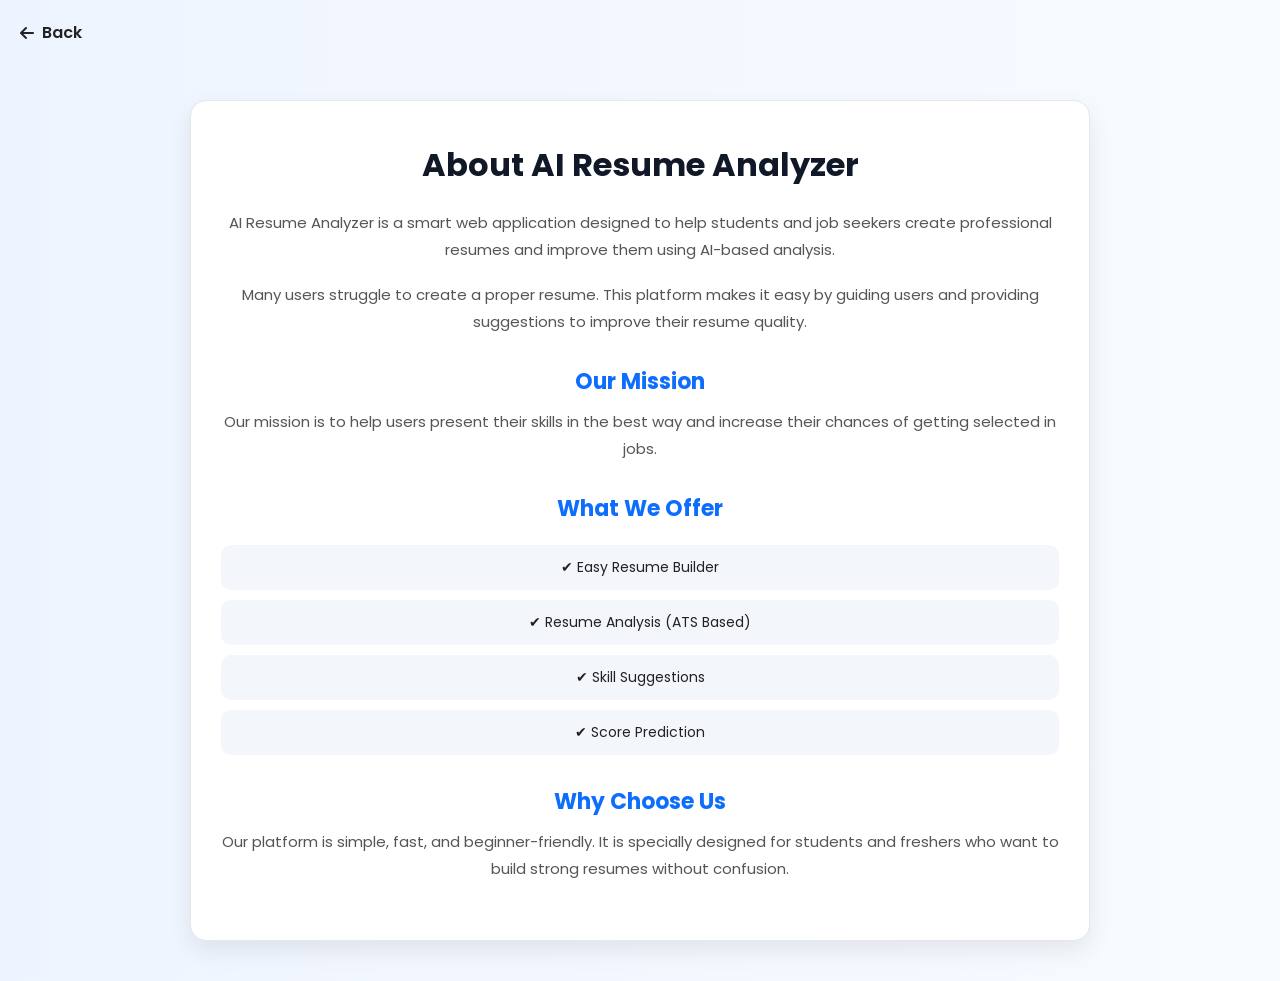
<file: HTML/about.html>
<!DOCTYPE html>
<html lang="en">
<head>
  <meta charset="UTF-8">
  <meta name="viewport" content="width=device-width, initial-scale=1.0">
  <title>About Us | AI Resume Analyzer</title>

  <link rel="preconnect" href="https://fonts.googleapis.com">
  <link href="https://fonts.googleapis.com/css2?family=Poppins:wght@300;400;500;600;700&display=swap" rel="stylesheet">

  <link rel="stylesheet"
  href="https://cdnjs.cloudflare.com/ajax/libs/font-awesome/6.5.0/css/all.min.css">

  <style>
    *{
      margin:0;
      padding:0;
      box-sizing:border-box;
      font-family:"Poppins", sans-serif;
    }

    body{
      background: linear-gradient(to right, #eef4ff, #f8fbff);
      color:#222;
    }

    .back-btn{
      position:absolute;
      top:20px;
      left:20px;
      display:flex;
      align-items:center;
      gap:8px;
      cursor:pointer;
      font-size:16px;
      font-weight:600;
      color:#222;
      text-decoration:none;
      transition:0.3s;
    }

    .back-btn:hover{
      color:#0d6efd;
    }

    .container{
      max-width:900px;
      margin:100px auto 40px;
      background:#fff;
      padding:40px 30px;
      border-radius:16px;
      box-shadow:0 10px 25px rgba(0,0,0,0.08);
      border:1px solid #e5e7eb;
    }

    h1{
      text-align:center;
      margin-bottom:20px;
      font-size:32px;
      color:#111827;
    }

    p{
      font-size:15px;
      color:#555;
      line-height:1.8;
      margin-bottom:18px;
      text-align:center;
    }

    .section{
      margin-top:30px;
    }

    .section h2{
      font-size:22px;
      margin-bottom:10px;
      color:#0d6efd;
      text-align:center;
    }

    .features{
      margin-top:20px;
    }

    .feature{
      background:#f3f6fb;
      padding:12px;
      border-radius:10px;
      margin-bottom:10px;
      font-size:14px;
      text-align:center;
    }

    @media(max-width:480px){
      .container{
        margin-top:80px;
        padding:25px 18px;
      }

      h1{
        font-size:26px;
      }

      .back-btn{
        font-size:14px;
      }
    }
  </style>
</head>

<body>

  <a href="/" class="back-btn">
    <i class="fa-solid fa-arrow-left"></i>
    <span>Back</span>
  </a>

  <div class="container">

    <h1>About AI Resume Analyzer</h1>

    <p>
      AI Resume Analyzer is a smart web application designed to help students and job seekers
      create professional resumes and improve them using AI-based analysis.
    </p>

    <p>
      Many users struggle to create a proper resume. This platform makes it easy
      by guiding users and providing suggestions to improve their resume quality.
    </p>

    <div class="section">
      <h2>Our Mission</h2>

      <p>
        Our mission is to help users present their skills in the best way
        and increase their chances of getting selected in jobs.
      </p>
    </div>

    <div class="section">
      <h2>What We Offer</h2>

      <div class="features">
        <div class="feature">✔ Easy Resume Builder</div>
        <div class="feature">✔ Resume Analysis (ATS Based)</div>
        <div class="feature">✔ Skill Suggestions</div>
        <div class="feature">✔ Score Prediction</div>
      </div>
    </div>

    <div class="section">
      <h2>Why Choose Us</h2>

      <p>
        Our platform is simple, fast, and beginner-friendly. It is specially
        designed for students and freshers who want to build strong resumes
        without confusion.
      </p>
    </div>

  </div>

</body>
</html>
</file>
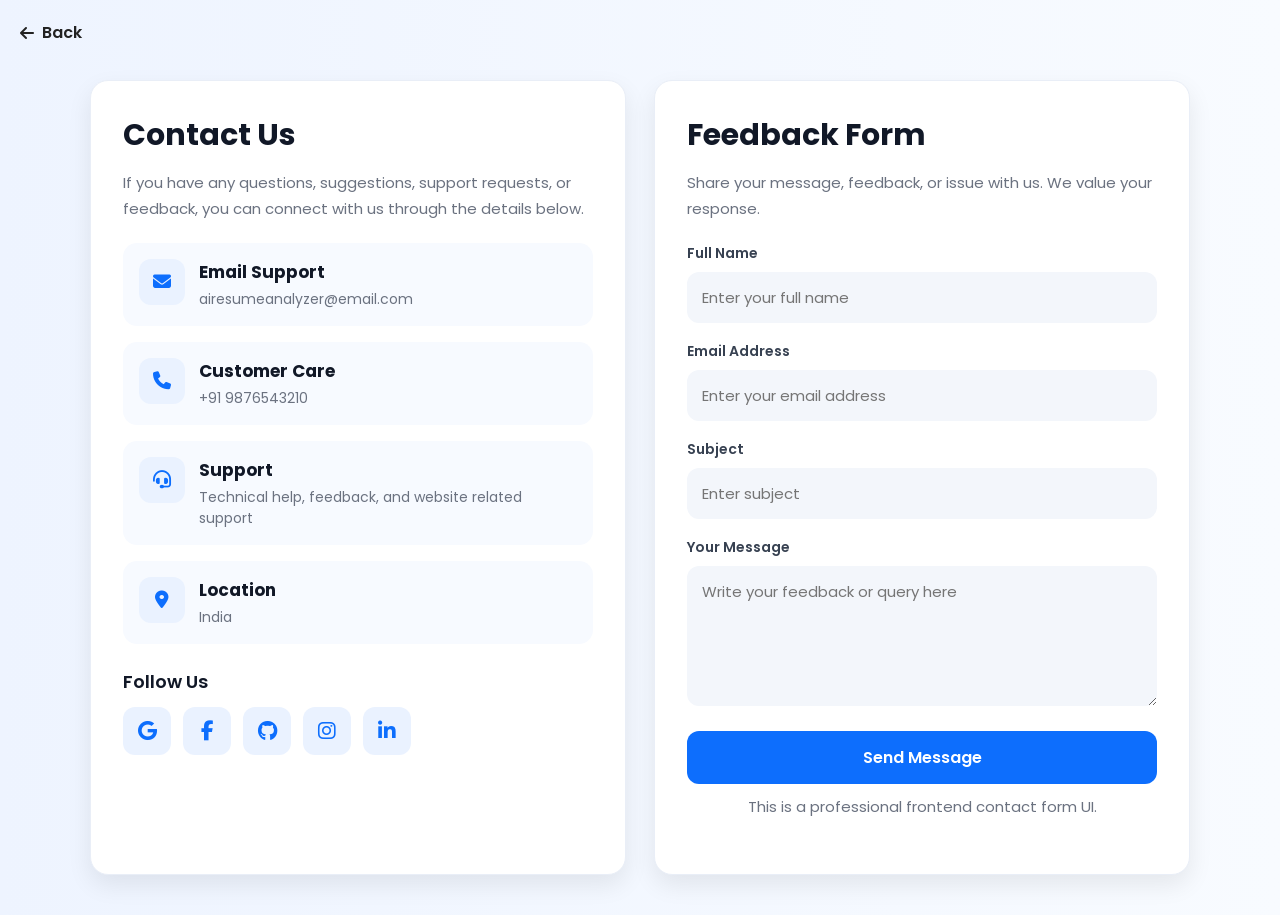
<file: HTML/contact.html>
<!DOCTYPE html>
<html lang="en">
<head>
  <meta charset="UTF-8" />
  <meta name="viewport" content="width=device-width, initial-scale=1.0" />
  <title>Contact Us | AI Resume Analyzer</title>

  <link rel="preconnect" href="https://fonts.googleapis.com">
  <link rel="preconnect" href="https://fonts.gstatic.com" crossorigin>
  <link href="https://fonts.googleapis.com/css2?family=Poppins:wght@300;400;500;600;700&display=swap" rel="stylesheet">
  <link rel="stylesheet" href="https://cdnjs.cloudflare.com/ajax/libs/font-awesome/6.5.0/css/all.min.css">

  <style>
    *{
      margin:0;
      padding:0;
      box-sizing:border-box;
      font-family:"Poppins", sans-serif;
    }

    body{
      background: linear-gradient(to right, #eef4ff, #f8fbff);
      color:#222;
    }

    .back-btn{
      position:absolute;
      top:20px;
      left:20px;
      display:flex;
      align-items:center;
      gap:8px;
      cursor:pointer;
      color:#222;
      font-size:16px;
      font-weight:600;
      text-decoration:none;
      transition:0.3s;
    }

    .back-btn:hover{
      color:#0d6efd;
    }

    .page-wrapper{
      min-height:100vh;
      display:flex;
      justify-content:center;
      align-items:center;
      padding:80px 20px 40px;
    }

    .contact-container{
      width:100%;
      max-width:1100px;
      display:grid;
      grid-template-columns:1fr 1fr;
      gap:28px;
    }

    .contact-info,
    .contact-form-box{
      background:#fff;
      border-radius:18px;
      padding:32px;
      box-shadow:0 10px 25px rgba(0,0,0,0.08);
      border:1px solid #e9eef7;
    }

    .contact-info h1,
    .contact-form-box h2{
      font-size:30px;
      margin-bottom:12px;
      color:#111827;
    }

    .contact-info p,
    .contact-form-box p{
      color:#6b7280;
      font-size:15px;
      margin-bottom:22px;
      line-height:1.7;
    }

    .info-card{
      display:flex;
      align-items:flex-start;
      gap:14px;
      background:#f7faff;
      border-radius:14px;
      padding:16px;
      margin-bottom:16px;
    }

    .info-card i{
      width:46px;
      height:46px;
      border-radius:12px;
      display:flex;
      align-items:center;
      justify-content:center;
      background:#eaf2ff;
      color:#0d6efd;
      font-size:18px;
      flex-shrink:0;
    }

    .info-card h3{
      font-size:17px;
      margin-bottom:4px;
      color:#111827;
    }

    .info-card span{
      font-size:14px;
      color:#6b7280;
      display:block;
    }

    .social-title{
      margin:24px 0 12px;
      font-size:18px;
      font-weight:600;
      color:#111827;
    }

    .social-icons{
      display:flex;
      flex-wrap:wrap;
      gap:12px;
    }

    .social-icons a{
      width:48px;
      height:48px;
      display:flex;
      align-items:center;
      justify-content:center;
      border-radius:12px;
      text-decoration:none;
      background:#eaf2ff;
      color:#0d6efd;
      font-size:20px;
      transition:0.3s;
    }

    .social-icons a:hover{
      background:#0d6efd;
      color:#fff;
      transform:translateY(-3px);
    }

    .form-group{
      margin-bottom:18px;
    }

    .form-group label{
      display:block;
      font-size:14px;
      font-weight:600;
      margin-bottom:8px;
      color:#374151;
    }

    .form-group input,
    .form-group textarea{
      width:100%;
      border:none;
      outline:none;
      background:#f3f6fb;
      border-radius:12px;
      padding:14px 15px;
      font-size:15px;
      color:#222;
    }

    .form-group textarea{
      min-height:140px;
      resize:vertical;
    }

    .submit-btn{
      width:100%;
      border:none;
      border-radius:12px;
      background:#0d6efd;
      color:#fff;
      font-size:16px;
      font-weight:600;
      padding:14px;
      cursor:pointer;
      transition:0.3s;
    }

    .submit-btn:hover{
      background:#0b5ed7;
    }

    .form-note{
      margin-top:10px;
      font-size:13px;
      color:#6b7280;
      text-align:center;
    }

    @media(max-width:900px){
      .contact-container{
        grid-template-columns:1fr;
      }
    }

    @media(max-width:480px){
      .back-btn{
        top:14px;
        left:14px;
        font-size:14px;
      }

      .contact-info,
      .contact-form-box{
        padding:22px 16px;
      }

      .contact-info h1,
      .contact-form-box h2{
        font-size:25px;
      }
    }
  </style>
</head>
<body>

  <a href="/" class="back-btn">
    <i class="fa-solid fa-arrow-left"></i>
    <span>Back</span>
  </a>

  <div class="page-wrapper">
    <div class="contact-container">

      <div class="contact-info">
        <h1>Contact Us</h1>
        <p>
          If you have any questions, suggestions, support requests, or feedback,
          you can connect with us through the details below.
        </p>

        <div class="info-card">
          <i class="fa-solid fa-envelope"></i>
          <div>
            <h3>Email Support</h3>
            <span>airesumeanalyzer@email.com</span>
          </div>
        </div>

        <div class="info-card">
          <i class="fa-solid fa-phone"></i>
          <div>
            <h3>Customer Care</h3>
            <span>+91 9876543210</span>
          </div>
        </div>

        <div class="info-card">
          <i class="fa-solid fa-headset"></i>
          <div>
            <h3>Support</h3>
            <span>Technical help, feedback, and website related support</span>
          </div>
        </div>

        <div class="info-card">
          <i class="fa-solid fa-location-dot"></i>
          <div>
            <h3>Location</h3>
            <span>India</span>
          </div>
        </div>

        <div class="social-title">Follow Us</div>

        <div class="social-icons">
          <a href="#" title="Google"><i class="fa-brands fa-google"></i></a>
          <a href="#" title="Facebook"><i class="fa-brands fa-facebook-f"></i></a>
          <a href="#" title="GitHub"><i class="fa-brands fa-github"></i></a>
          <a href="#" title="Instagram"><i class="fa-brands fa-instagram"></i></a>
          <a href="#" title="LinkedIn"><i class="fa-brands fa-linkedin-in"></i></a>
        </div>
      </div>

      <div class="contact-form-box">
        <h2>Feedback Form</h2>
        <p>
          Share your message, feedback, or issue with us. We value your response.
        </p>

        <form>
          <div class="form-group">
            <label for="name">Full Name</label>
            <input type="text" id="name" placeholder="Enter your full name" required>
          </div>

          <div class="form-group">
            <label for="email">Email Address</label>
            <input type="email" id="email" placeholder="Enter your email address" required>
          </div>

          <div class="form-group">
            <label for="subject">Subject</label>
            <input type="text" id="subject" placeholder="Enter subject">
          </div>

          <div class="form-group">
            <label for="message">Your Message</label>
            <textarea id="message" placeholder="Write your feedback or query here" required></textarea>
          </div>

          <button type="submit" class="submit-btn">Send Message</button>
          <p class="form-note">This is a professional frontend contact form UI.</p>
        </form>
      </div>

    </div>
  </div>

</body>
</html>
</file>
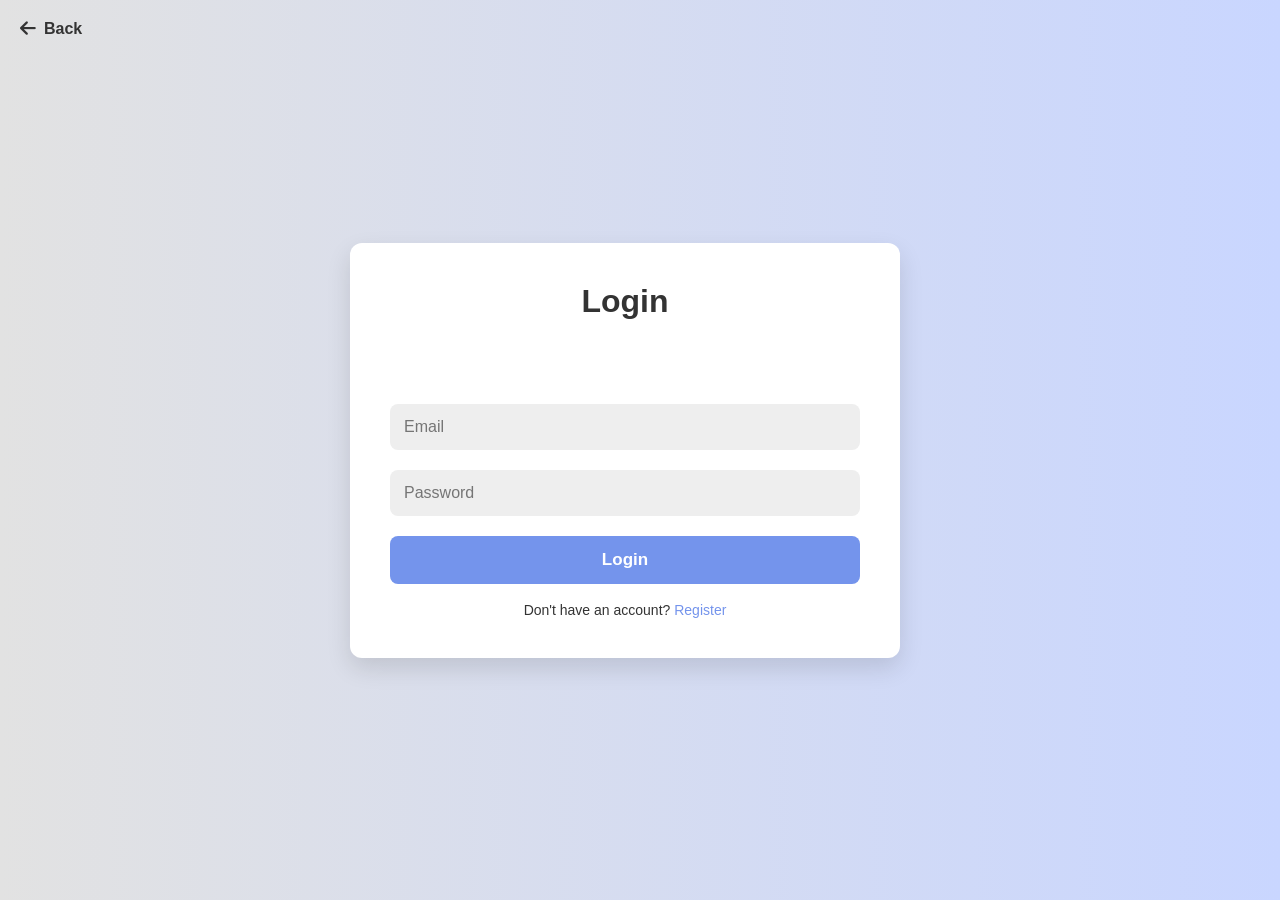
<file: HTML/login.html>
<!doctype html>
<html lang="en">

<head>
<meta charset="UTF-8">
<meta name="viewport" content="width=device-width, initial-scale=1.0">

<title>Login & Register</title>

<link rel="stylesheet" href="/CSS/login.css">

<link rel="stylesheet"
href="https://cdnjs.cloudflare.com/ajax/libs/font-awesome/6.5.0/css/all.min.css">
</head>

<body>

<div class="back-btn" onclick="goBack()">
    <i class="fa-solid fa-arrow-left"></i>
    <span>Back</span>
</div>

<div class="container">

    <!-- LOGIN FORM -->
    <div class="form-box active" id="login-form">
        <form action="/login" method="POST" autocomplete="off">
            <h2>Login</h2>

            <p class="form-message success-message" id="login-success-message"></p>
            <p class="form-message error-message" id="login-error-message"></p>

            <input
                type="email"
                name="email"
                placeholder="Email"
                required
                autocomplete="off"
            >

            <input
                type="password"
                name="password"
                placeholder="Password"
                required
                minlength="6"
                autocomplete="new-password"
            >

            <button type="submit">Login</button>

            <p>
                Don't have an account?
                <a href="#" onclick="showForm('register-form'); return false;">
                    Register
                </a>
            </p>
        </form>
    </div>

    <!-- REGISTER FORM -->
    <div class="form-box" id="register-form">
        <form action="/register" method="POST" autocomplete="off" onsubmit="return validateRegisterForm()">
            <h2>Create Account</h2>

            <p class="form-message error-message" id="register-error-message"></p>

            <input
                type="text"
                name="name"
                id="register-name"
                placeholder="Full Name"
                required
                minlength="3"
                autocomplete="off"
            >

            <input
                type="email"
                name="email"
                id="register-email"
                placeholder="Email"
                required
                autocomplete="off"
            >

            <input
                type="password"
                name="password"
                id="register-password"
                placeholder="Password"
                required
                minlength="6"
                autocomplete="new-password"
            >

            <input
                type="password"
                id="confirm-password"
                placeholder="Confirm Password"
                required
                minlength="6"
                autocomplete="new-password"
            >

            <button type="submit">Register</button>

            <p>
                Already have an account?
                <a href="#" onclick="showForm('login-form'); return false;">
                    Login
                </a>
            </p>
        </form>
    </div>

</div>

<script>
function showForm(formId) {
    let forms = document.querySelectorAll(".form-box");

    forms.forEach(function(form) {
        form.classList.remove("active");
    });

    document.getElementById(formId).classList.add("active");

    clearMessages();
    clearInputs();
}

function goBack() {
    window.history.back();
}

function clearInputs() {
    document.querySelectorAll("input").forEach(function(input) {
        input.value = "";
    });
}

function clearMessages() {
    document.getElementById("login-success-message").innerText = "";
    document.getElementById("login-error-message").innerText = "";
    document.getElementById("register-error-message").innerText = "";
}

window.onload = function () {
    clearInputs();
    clearMessages();

    const params = new URLSearchParams(window.location.search);
    const error = params.get("error");
    const success = params.get("success");

    if (error === "invalid") {
        showForm("login-form");
        document.getElementById("login-error-message").innerText =
            "Invalid email or password.";
    }

    if (error === "exists") {
        showForm("register-form");
        document.getElementById("register-error-message").innerText =
            "Email already exists. Try another email.";
    }

    if (success === "registered") {
        showForm("login-form");
        document.getElementById("login-success-message").innerText =
            "Registration successful. Please login.";
    }
};

function validateRegisterForm() {
    const name = document.getElementById("register-name").value.trim();
    const email = document.getElementById("register-email").value.trim();
    const password = document.getElementById("register-password").value;
    const confirmPassword = document.getElementById("confirm-password").value;
    const errorMessage = document.getElementById("register-error-message");

    errorMessage.innerText = "";

    if (name.length < 3) {
        errorMessage.innerText = "Name must be at least 3 characters.";
        return false;
    }

    if (!email.includes("@") || !email.includes(".")) {
        errorMessage.innerText = "Enter a valid email address.";
        return false;
    }

    if (password.length < 6) {
        errorMessage.innerText = "Password must be at least 6 characters.";
        return false;
    }

    if (password !== confirmPassword) {
        errorMessage.innerText = "Passwords do not match.";
        return false;
    }

    return true;
}
</script>

</body>
</html>
</file>
<file: CSS/login.css>
* {
    margin: 0;
    padding: 0;
    box-sizing: border-box;
    font-family: "Poppins", sans-serif;
}

body {
    display: flex;
    justify-content: center;
    align-items: center;
    min-height: 100vh;
    background: linear-gradient(to right, #e2e2e2, #c9d6ff);
    color: #333;
}

.back-btn {
    position: absolute;
    top: 20px;
    left: 20px;
    display: flex;
    align-items: center;
    gap: 8px;
    cursor: pointer;
    font-size: 16px;
    font-weight: 600;
    color: #333;
    transition: 0.2s;
}

.back-btn i {
    font-size: 18px;
    font-weight: bold;
}

.back-btn:hover {
    color: #7494ec;
}

.container {
    width: 100%;
    max-width: 580px;
    margin: 0 15px;
}

.form-box {
    width: 100%;
    max-width: 550px;
    padding: 40px;
    background: #fff;
    border-radius: 12px;
    box-shadow: 0 10px 25px rgba(0,0,0,0.12);
    display: none;
}

.form-box.active {
    display: block;
}

h2 {
    font-size: 32px;
    text-align: center;
    margin-bottom: 20px;
}

input {
    width: 100%;
    padding: 14px;
    background: #eee;
    border-radius: 8px;
    border: none;
    outline: none;
    font-size: 16px;
    color: #333;
    margin-bottom: 20px;
}

button {
    width: 100%;
    padding: 14px;
    background: #7494ec;
    border-radius: 8px;
    border: none;
    cursor: pointer;
    font-size: 17px;
    color: #fff;
    font-weight: 600;
    margin-bottom: 18px;
    transition: 0.3s;
}

button:hover {
    background: #5f7fe0;
}

p {
    font-size: 14px;
    text-align: center;
}

p a {
    color: #7494ec;
    text-decoration: none;
    font-weight: 500;
}

p a:hover {
    text-decoration: underline;
}

.form-message {
    min-height: 20px;
    margin-bottom: 12px;
    font-size: 14px;
    font-weight: 500;
    text-align: center;
}

.success-message {
    color: #198754;
}

.error-message {
    color: #dc3545;
}

@media(max-width:480px) {
    .form-box {
        padding: 30px;
    }

    .back-btn {
        font-size: 14px;
    }
}
</file>
